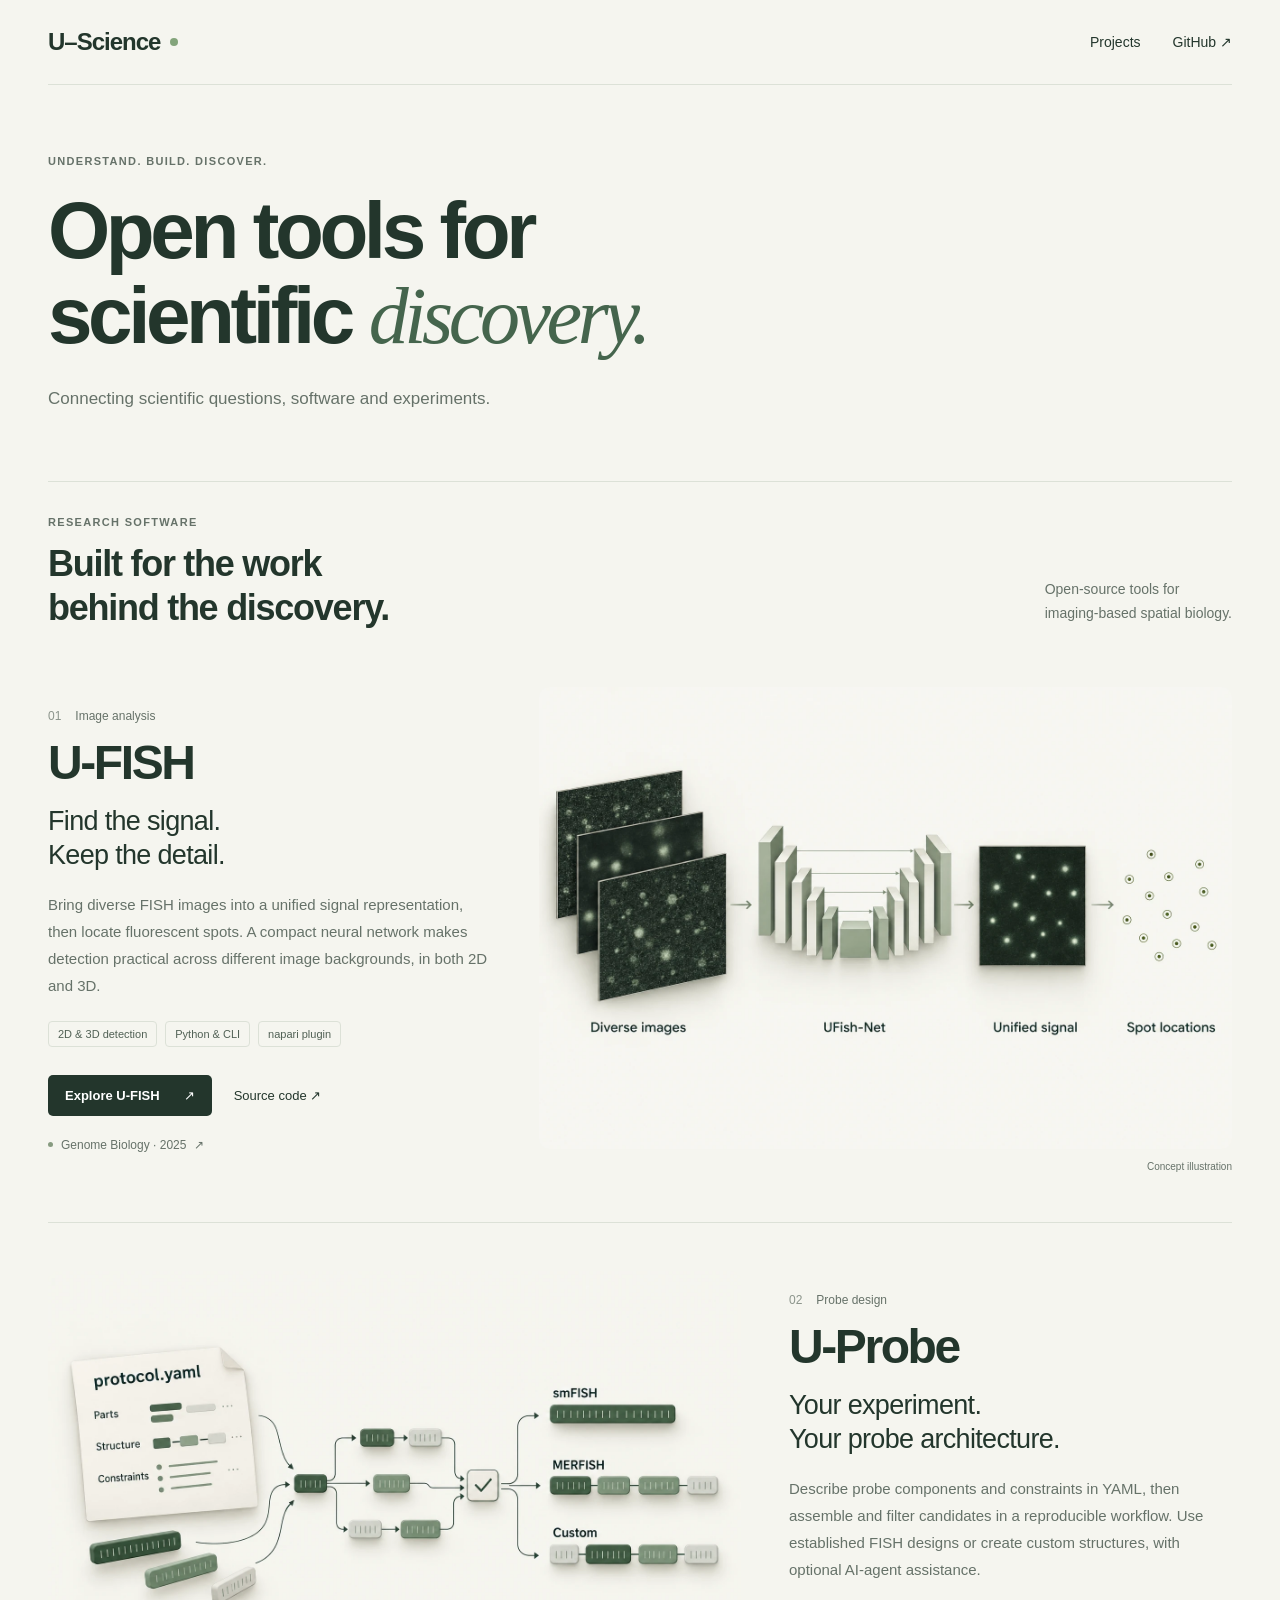
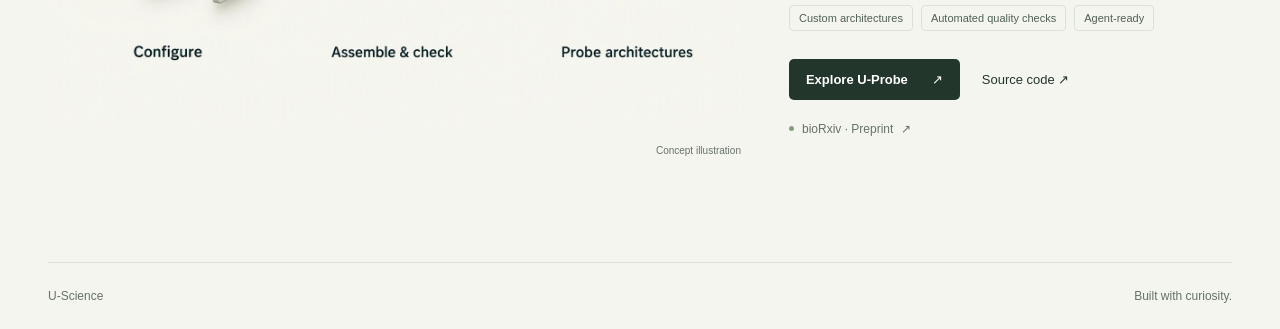
<file: index.html>
<!doctype html>
<html lang="en">
<head>
  <meta charset="utf-8">
  <meta name="viewport" content="width=device-width, initial-scale=1">
  <meta name="description" content="U-Science — Open tools for scientific discovery.">
  <meta name="theme-color" content="#f5f5ef">
  <link rel="canonical" href="https://u-science-lab.github.io/">
  <link rel="icon" href="/favicon.svg" type="image/svg+xml">
  <link rel="stylesheet" href="/site.css?v=projects-3">
  <title>U-Science — Open tools for scientific discovery</title>
</head>
<body>
  <header class="site-header wrap">
    <a class="brand" href="/" aria-label="U-Science home">U–Science<span class="brand-dot" aria-hidden="true"></span></a>
    <nav class="header-links" aria-label="Main navigation"><a href="#projects">Projects</a><a href="https://github.com/u-science-lab">GitHub ↗</a></nav>
  </header>
  <main>
  <section class="hero wrap" aria-labelledby="intro-heading">
    <p class="eyebrow">Understand. Build. Discover.</p>
    <h1 id="intro-heading">Open tools for<br>scientific <em>discovery.</em></h1>
    <p class="intro">Connecting scientific questions, software and experiments.</p>
  </section>
  <section id="projects" class="projects wrap" aria-labelledby="projects-heading">
    <div class="section-heading"><div><p class="eyebrow">Research software</p><h2 id="projects-heading">Built for the work<br>behind the discovery.</h2></div><p>Open-source tools for<br> imaging-based spatial biology.</p></div>
    <article class="project project-fish" aria-labelledby="ufish-title">
      <div class="project-copy">
        <p class="project-category"><span class="project-number">01</span> Image analysis</p>
        <h3 id="ufish-title">U-FISH</h3>
        <p class="project-tagline">Find the signal.<br> Keep the detail.</p>
        <p class="project-description">Bring diverse FISH images into a unified signal representation, then locate fluorescent spots. A compact neural network makes detection practical across different image backgrounds, in both 2D and 3D.</p>
        <ul class="capabilities" aria-label="U-FISH capabilities"><li>2D &amp; 3D detection</li><li>Python &amp; CLI</li><li>napari plugin</li></ul>
        <div class="project-actions"><a class="button" href="https://u-fish.readthedocs.io/en/latest/">Explore U-FISH <span aria-hidden="true">↗</span></a><a class="source-link" href="https://github.com/u-science-lab/U-FISH">Source code ↗</a></div>
        <a class="publication" href="https://doi.org/10.1186/s13059-025-03736-x"><span class="publication-dot" aria-hidden="true"></span>Genome Biology · 2025 <span aria-hidden="true">↗</span></a>
      </div>
      <figure class="project-visual concept-visual">
        <a class="illustration-link" href="/assets/projects/ufish-concept.webp" target="_blank" rel="noopener" aria-label="Open U-FISH concept illustration at full size"><img src="/assets/projects/ufish-concept.webp" width="1536" height="1024" loading="lazy" decoding="async" alt="Concept illustration: diverse FISH images pass through UFish-Net to a unified signal representation and localized spots."></a>
        <figcaption>Concept illustration</figcaption>
      </figure>
    </article>
    <article class="project project-probe" aria-labelledby="uprobe-title">
      <div class="project-copy">
        <p class="project-category"><span class="project-number">02</span> Probe design</p>
        <h3 id="uprobe-title">U-Probe</h3>
        <p class="project-tagline">Your experiment.<br> Your probe architecture.</p>
        <p class="project-description">Describe probe components and constraints in YAML, then assemble and filter candidates in a reproducible workflow. Use established FISH designs or create custom structures, with optional AI-agent assistance.</p>
        <ul class="capabilities" aria-label="U-Probe capabilities"><li>Custom architectures</li><li>Automated quality checks</li><li>Agent-ready</li></ul>
        <div class="project-actions"><a class="button" href="https://www.u-probe.org/">Explore U-Probe <span aria-hidden="true">↗</span></a><a class="source-link" href="https://github.com/u-science-lab/U-Probe">Source code ↗</a></div>
        <a class="publication" href="https://www.biorxiv.org/content/10.64898/2026.04.12.717982v1"><span class="publication-dot" aria-hidden="true"></span>bioRxiv · Preprint <span aria-hidden="true">↗</span></a>
      </div>
      <figure class="project-visual concept-visual">
        <a class="illustration-link" href="/assets/projects/uprobe-concept.webp" target="_blank" rel="noopener" aria-label="Open U-Probe concept illustration at full size"><img src="/assets/projects/uprobe-concept.webp" width="1536" height="1024" loading="lazy" decoding="async" alt="Concept illustration: YAML-defined parts, structure and constraints feed assembly and quality checks, yielding different FISH probe architectures."></a>
        <figcaption>Concept illustration</figcaption>
      </figure>
    </article>
  </section>
  <div class="wrap">
    <aside id="collaboration" class="collaboration"><h2>For collaborators</h2><p>Shared working documents are access-controlled and are not hosted on this website. Please contact the project collaborators for access to the original reference.</p></aside>
  </div>
  </main>
  <footer class="site-footer wrap"><span>U-Science</span><span>Built with curiosity.</span></footer>
</body>
</html>
</file>
<file: site.css>
:root {
  color-scheme: light;
  --paper: #f5f5ef;
  --ink: #23362c;
  --muted: #667269;
  --line: #dce1d7;
  --accent: #45654d;
}
* { box-sizing: border-box; }
html { scroll-behavior: smooth; scroll-padding-top: 32px; }
body { margin: 0; min-height: 100svh; display: flex; flex-direction: column; background: var(--paper); color: var(--ink); font-family: Inter, -apple-system, BlinkMacSystemFont, "Segoe UI", sans-serif; -webkit-font-smoothing: antialiased; }
a { color: inherit; text-decoration: none; }
a:focus-visible { outline: 3px solid #629873; outline-offset: 5px; border-radius: 3px; }
a:hover { text-decoration: underline; text-underline-offset: 5px; }
.wrap { width: min(1200px, calc(100% - 96px)); margin-inline: auto; }
.site-header { display: flex; align-items: center; justify-content: space-between; padding-block: 28px; border-bottom: 1px solid var(--line); }
.brand { display: inline-flex; align-items: center; gap: 10px; font-size: 24px; font-weight: 700; letter-spacing: -1px; }
.brand-dot { width: 8px; height: 8px; border-radius: 50%; background: #83a47b; }
.header-links { display: flex; gap: 32px; font-size: 14px; }
main { flex: 1; }
.hero { padding-block: 70px 68px; }
.eyebrow { margin: 0 0 22px; color: var(--muted); font-size: 11px; font-weight: 600; letter-spacing: .12em; text-transform: uppercase; }
h1 { font-size: clamp(46px, 6.3vw, 80px); line-height: 1.06; letter-spacing: -.055em; font-weight: 550; margin: 0 0 26px; }
h1 em { font-family: Georgia, "Times New Roman", serif; font-weight: 400; color: var(--accent); }
.intro { margin: 0; color: var(--muted); font-size: 17px; line-height: 1.7; }
.projects { padding-bottom: 56px; }
.section-heading { display: flex; justify-content: space-between; align-items: flex-end; gap: 28px; border-top: 1px solid var(--line); padding-block: 34px 10px; }
.section-heading .eyebrow { margin-bottom: 14px; }
.section-heading h2 { font-size: clamp(26px, 3vw, 36px); line-height: 1.2; letter-spacing: -.035em; font-weight: 550; margin: 0; }
.section-heading > p { color: var(--muted); font-size: 14px; line-height: 1.7; margin: 0 0 3px; }
.project { display: grid; grid-template-columns: .78fr 1.22fr; gap: 48px; align-items: center; padding-block: 48px; }
.project + .project { border-top: 1px solid var(--line); }
.project-copy { min-width: 0; padding-block: 8px; }
.project-category { display: flex; align-items: center; gap: 14px; font-size: 12px; color: var(--muted); margin: 0 0 16px; }
.project-number { color: #8b948b; font-variant-numeric: tabular-nums; }
.project h3 { font-size: 48px; letter-spacing: -.05em; margin: 0 0 18px; line-height: 1; font-weight: 650; }
.project-tagline { font-size: clamp(21px, 2.15vw, 27px); line-height: 1.25; letter-spacing: -.025em; margin: 0 0 18px; }
.project-description { color: var(--muted); font-size: 15px; line-height: 1.8; margin: 0 0 22px; max-width: 440px; }
.capabilities { list-style: none; padding: 0; margin: 0 0 28px; display: flex; flex-wrap: wrap; gap: 8px; }
.capabilities li { padding: 6px 9px; border: 1px solid var(--line); border-radius: 4px; font-size: 11px; color: #506054; white-space: nowrap; }
.project-actions { display: flex; flex-wrap: wrap; align-items: center; gap: 16px 22px; }
.button { display: inline-flex; gap: 24px; align-items: center; background: var(--ink); color: white; padding: 13px 17px; border-radius: 5px; font-size: 13px; font-weight: 550; }
.button:hover { background: var(--accent); text-decoration: none; }
.source-link { font-size: 13px; }
.publication { display: inline-flex; align-items: center; gap: 8px; font-size: 12px; color: var(--muted); margin-top: 22px; }
.publication-dot { width: 5px; height: 5px; background: #879b80; border-radius: 50%; }
.project-visual { min-width: 0; margin: 0; }
.illustration-link { display: block; cursor: zoom-in; }
.concept-visual img { display: block; width: 100%; height: auto; border-radius: 10px; }
.concept-visual figcaption { padding-top: 10px; font-size: 10px; line-height: 1.5; color: var(--muted); text-align: right; }
.project-probe { grid-template-columns: 1.22fr .78fr; }
.project-probe .project-copy { grid-column: 2; grid-row: 1; }
.project-probe .project-visual { grid-column: 1; grid-row: 1; }
.collaboration { display: none; max-width: 680px; margin-block: 40px; padding-top: 24px; border-top: 1px solid var(--line); }
.collaboration:target { display: block; }
.collaboration h2 { font-size: 18px; }
.collaboration p { color: var(--muted); font-size: 14px; line-height: 1.8; }
.site-footer { display: flex; justify-content: space-between; gap: 24px; border-top: 1px solid var(--line); padding-block: 26px; font-size: 12px; color: var(--muted); }
@media (max-width: 960px) {
  .project, .project-probe { gap: 28px; grid-template-columns: minmax(0, 1fr); }
  .project-probe .project-copy, .project-probe .project-visual { grid-column: auto; grid-row: auto; }
  .project-visual { width: 100%; max-width: 700px; margin-inline: auto; }
  .project h3 { font-size: 40px; }
  .project-description { font-size: 14px; }
  .capabilities { gap: 6px; }
}
@media (max-width: 700px) {
  .wrap { width: calc(100% - 40px); }
  .site-header { padding-block: 22px; }
  .brand { font-size: 21px; }
  .header-links { gap: 20px; font-size: 12px; }
  .hero { padding-block: 48px; }
  h1 { font-size: clamp(38px, 8.5vw, 58px); }
  .intro { font-size: 15px; max-width: 340px; }
  .section-heading { display: block; padding-top: 28px; }
  .section-heading > p { margin-top: 16px; }
  .section-heading > p br { display: none; }
  .project, .project-probe { grid-template-columns: minmax(0, 1fr); gap: 28px; padding-block: 32px; }
  .project-probe .project-copy, .project-probe .project-visual { grid-column: auto; grid-row: auto; }
  .project-description { max-width: 100%; font-size: 15px; }
  .project-tagline { font-size: 24px; }
  .project-tagline br { display: none; }
  .projects { padding-bottom: 20px; }
}
@media (prefers-reduced-motion: reduce) { html { scroll-behavior: auto; } }
</file>
